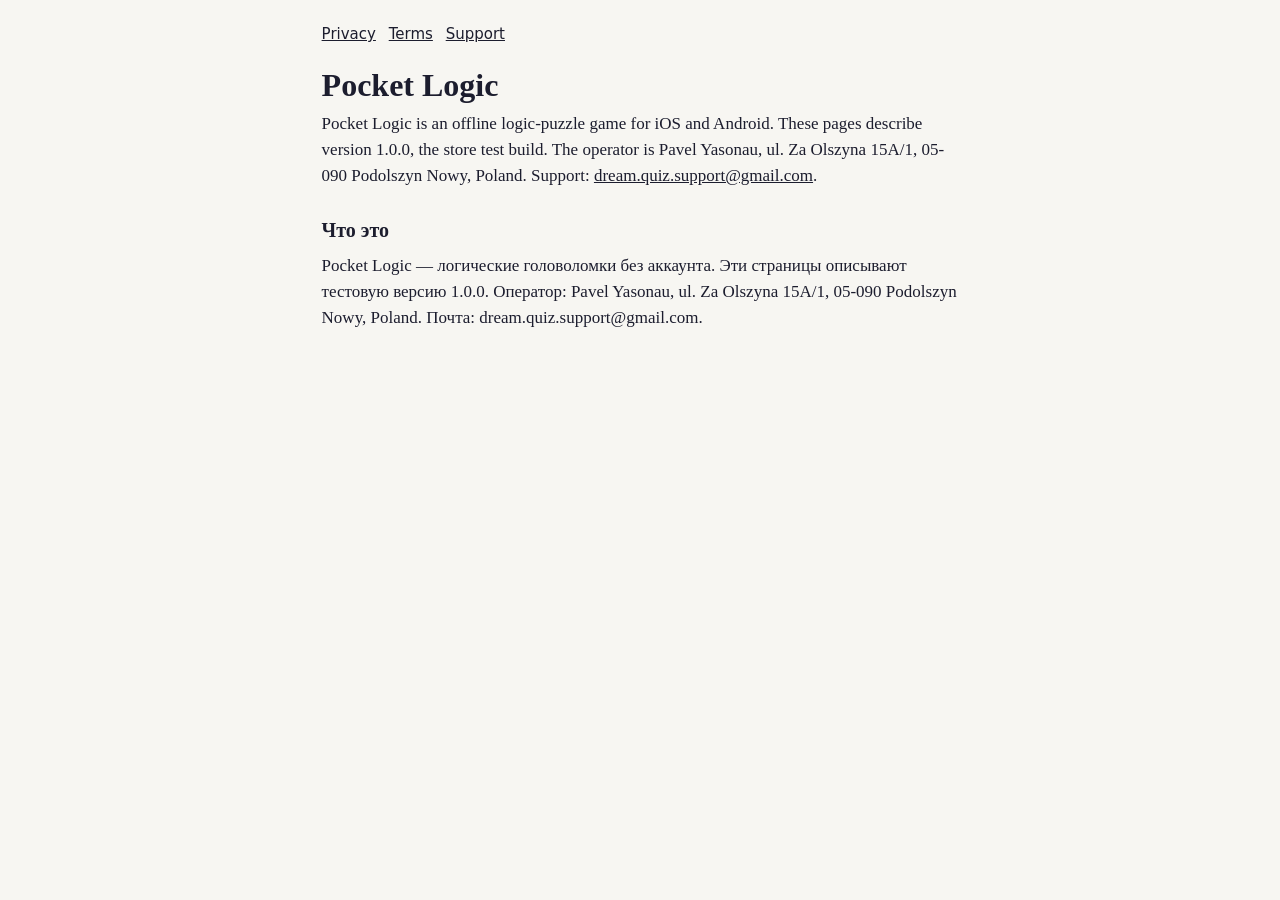
<file: index.html>
<!DOCTYPE html>
<html lang="en">
<head>
  <meta charset="utf-8">
  <meta name="viewport" content="width=device-width, initial-scale=1">
  <title>Pocket Logic</title>
  <link rel="stylesheet" href="styles.css">
</head>
<body>
<main>
  <nav>
    <a href="privacy.html">Privacy</a>
    <a href="terms.html">Terms</a>
    <a href="support.html">Support</a>
  </nav>
  <h1>Pocket Logic</h1>
  <p>Pocket Logic is an offline logic-puzzle game for iOS and Android. These pages describe version 1.0.0, the store test build. The operator is Pavel Yasonau, ul. Za Olszyna 15A/1, 05-090 Podolszyn Nowy, Poland. Support: <a href="mailto:dream.quiz.support@gmail.com">dream.quiz.support@gmail.com</a>.</p>
  <h2>Что это</h2>
  <p>Pocket Logic — логические головоломки без аккаунта. Эти страницы описывают тестовую версию 1.0.0. Оператор: Pavel Yasonau, ul. Za Olszyna 15A/1, 05-090 Podolszyn Nowy, Poland. Почта: dream.quiz.support@gmail.com.</p>
</main>
</body>
</html>
</file>
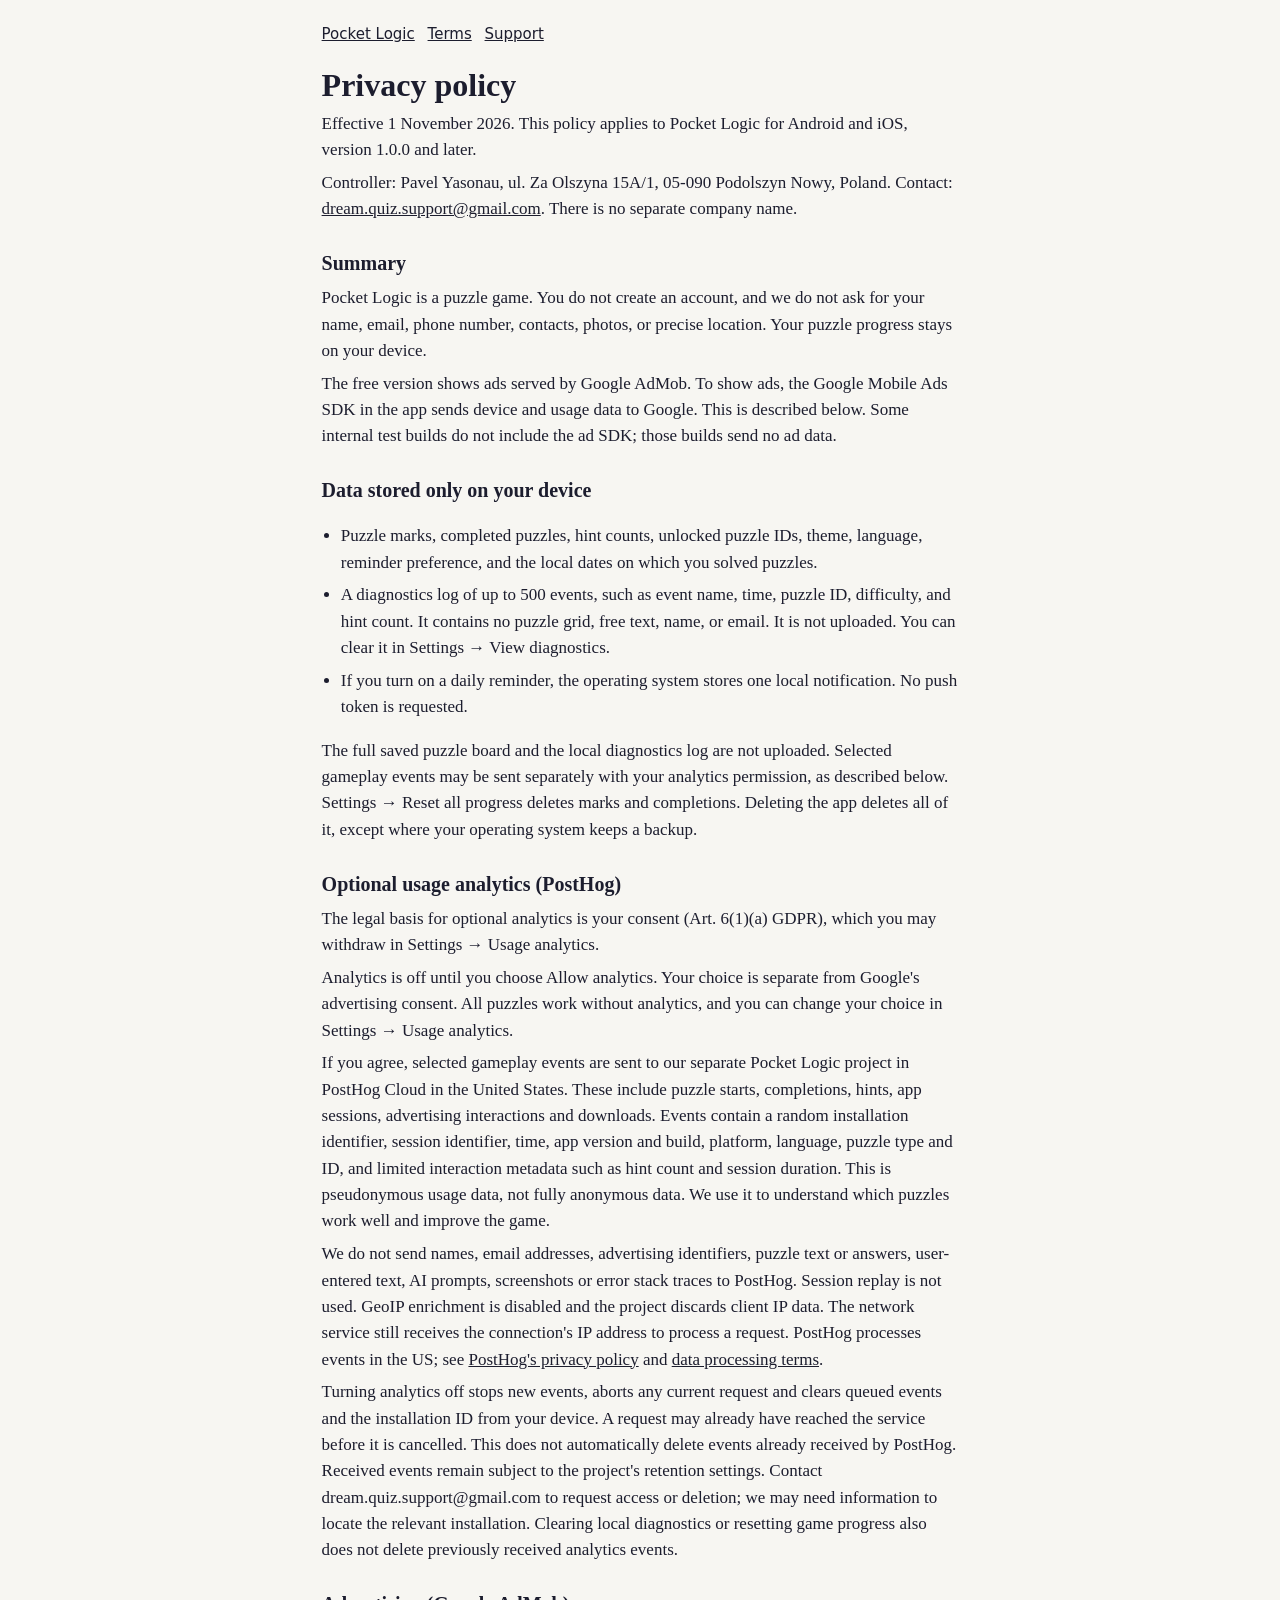
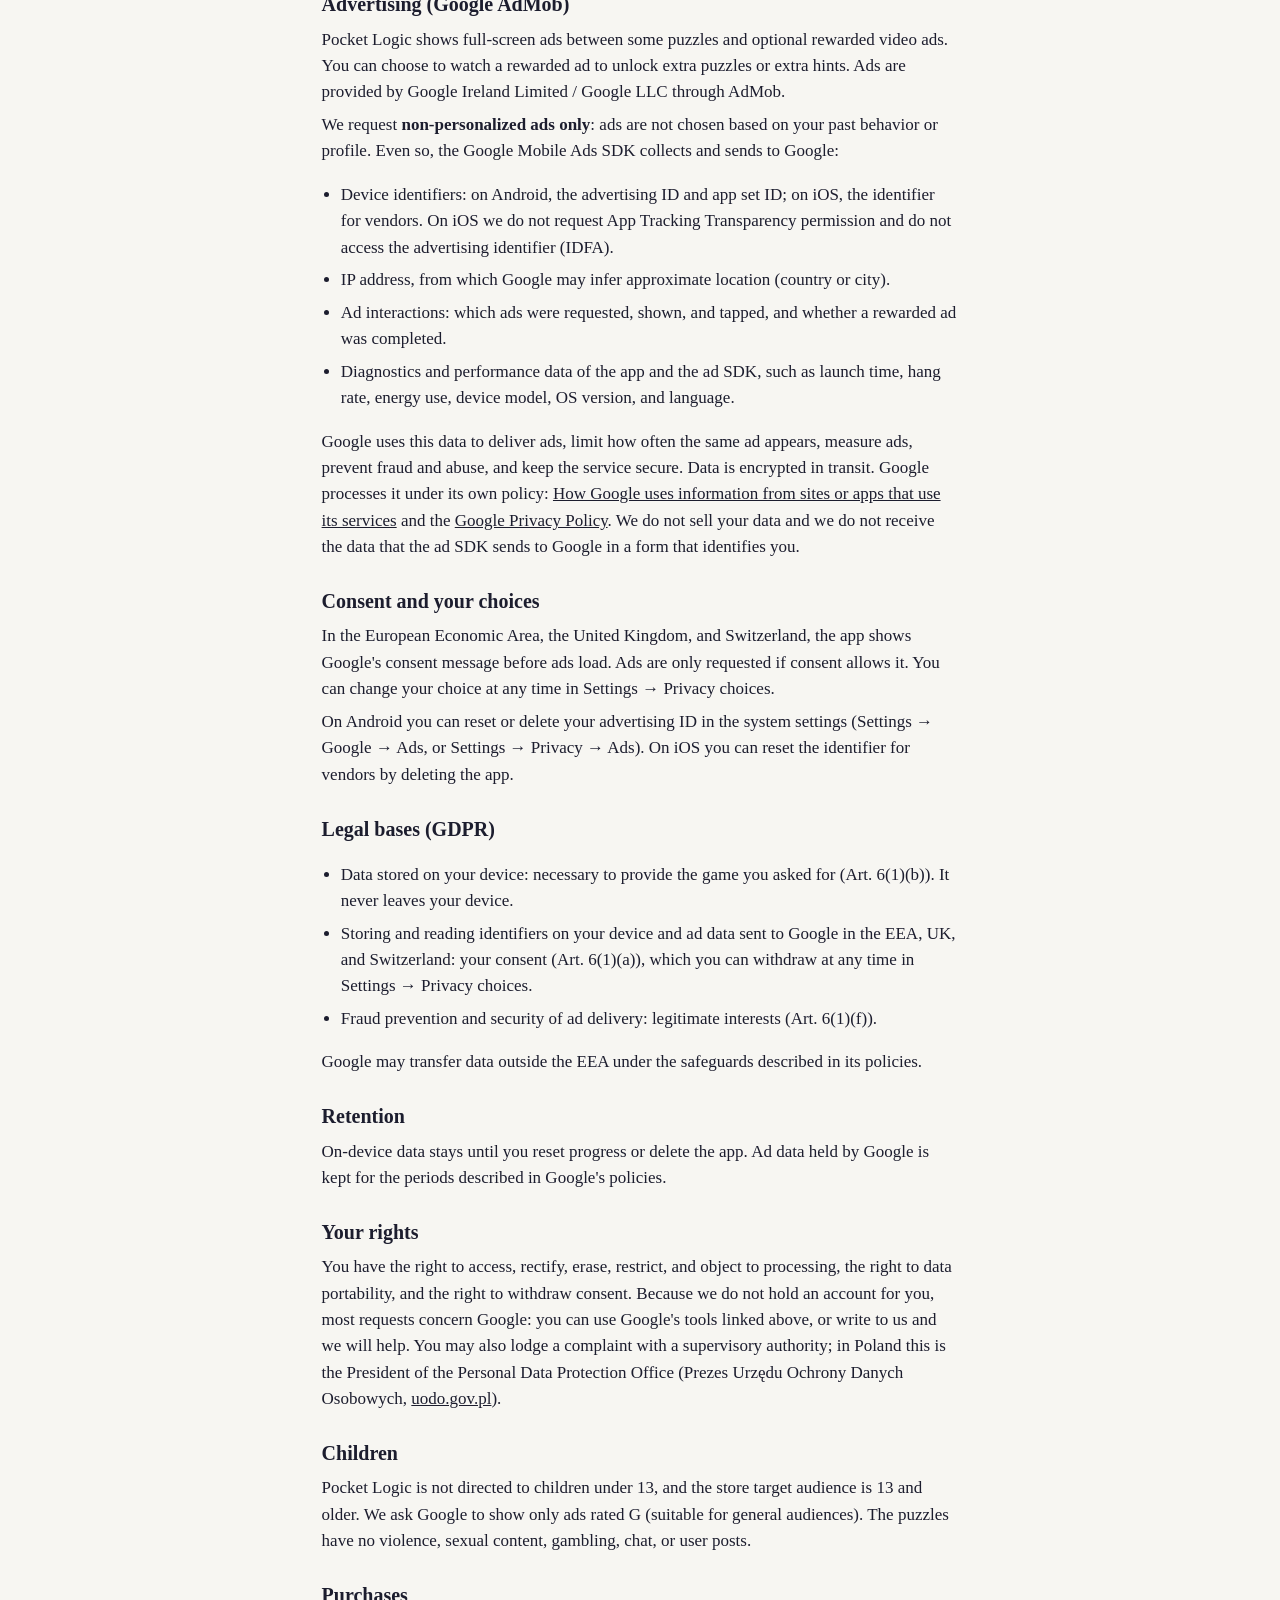
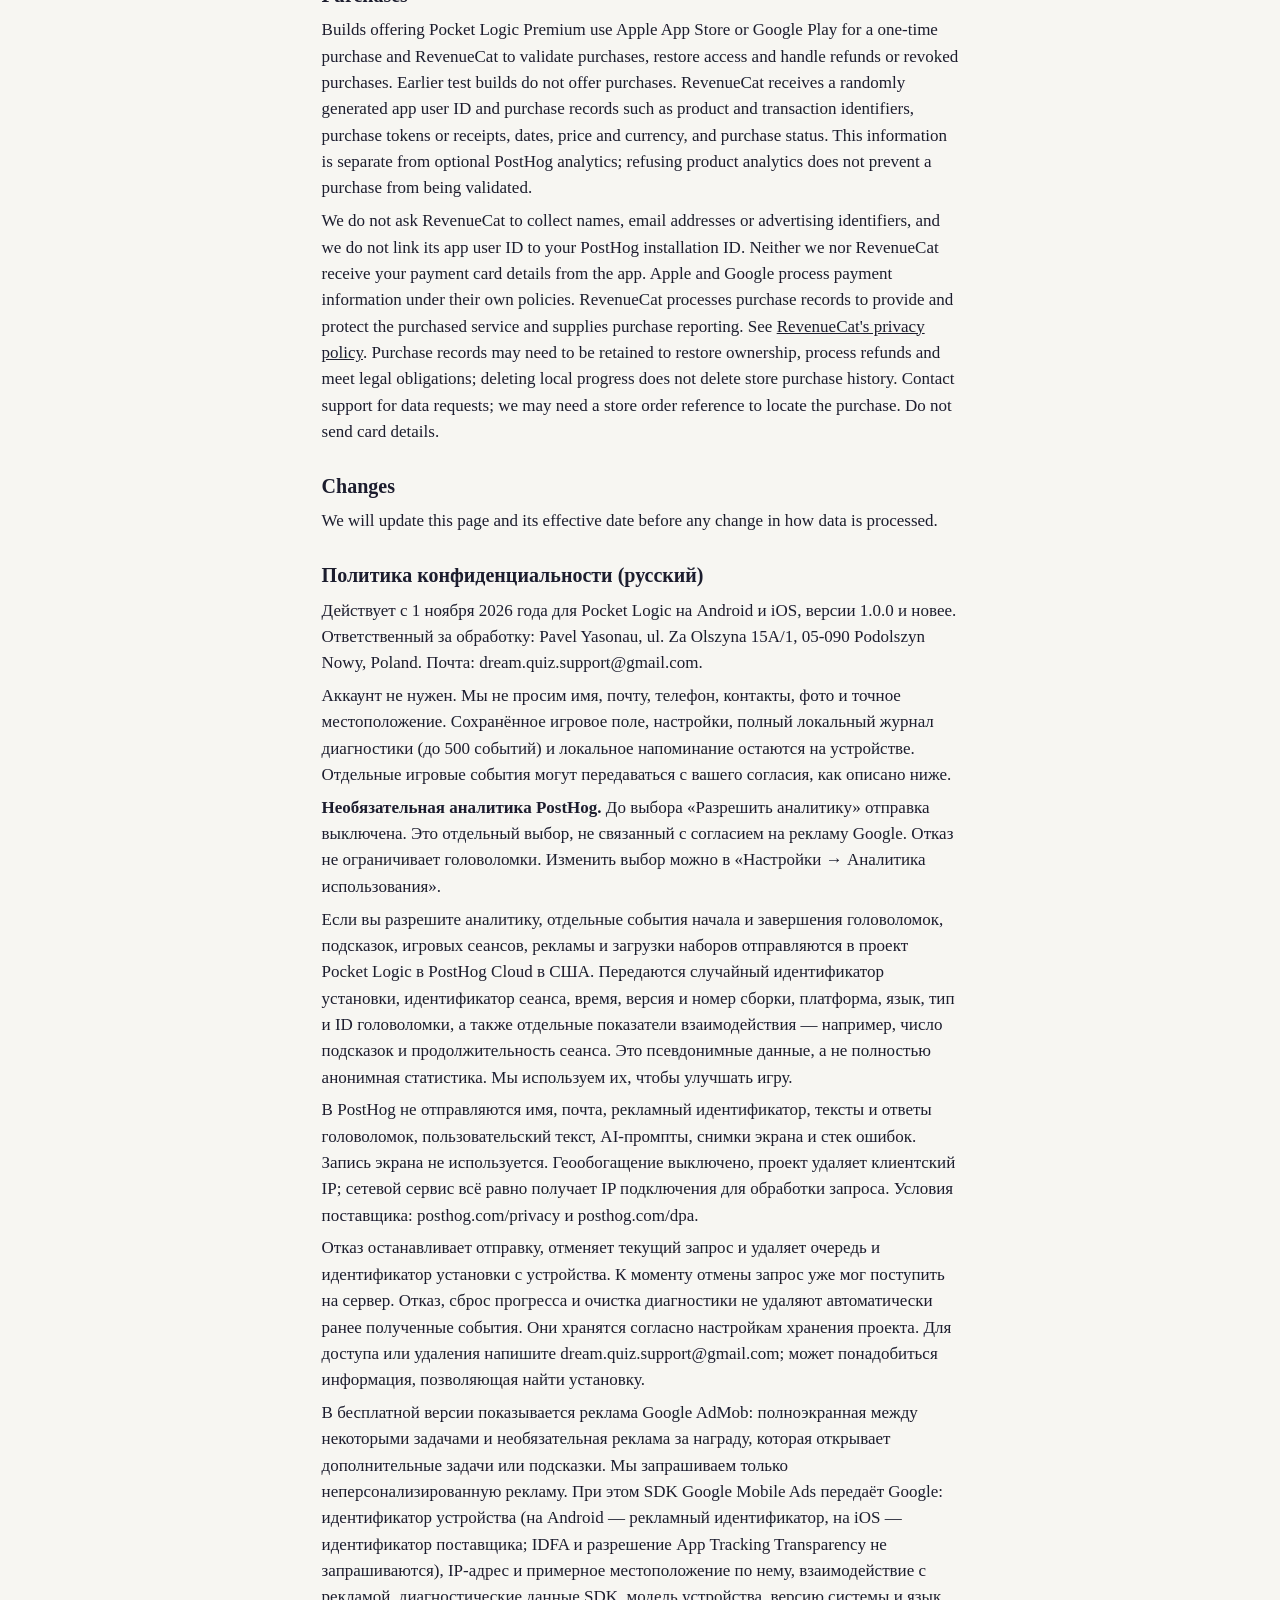
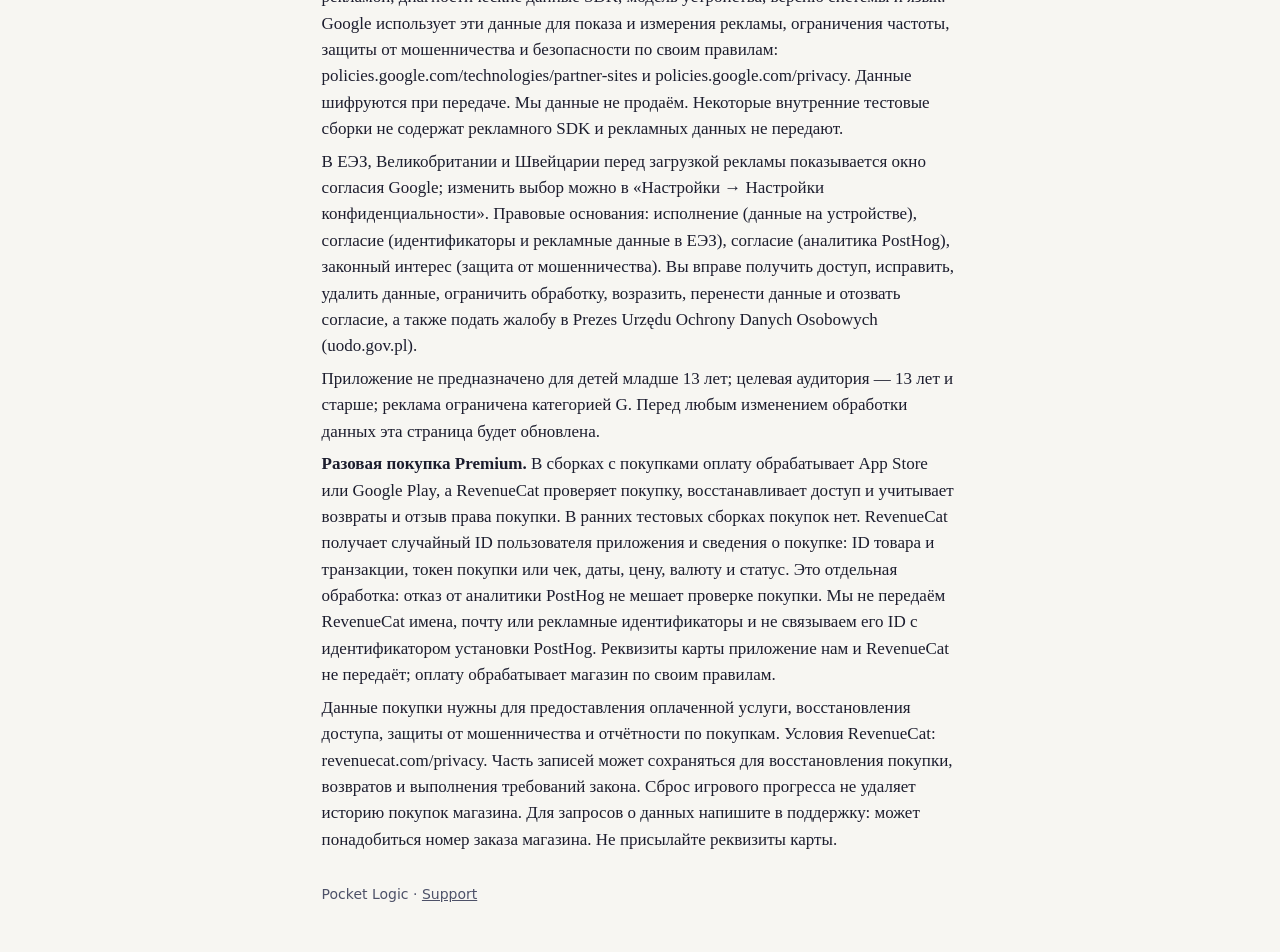
<file: privacy.html>
<!DOCTYPE html>
<html lang="en">
<head>
  <meta charset="utf-8">
  <meta name="viewport" content="width=device-width, initial-scale=1">
  <title>Pocket Logic privacy policy</title>
  <link rel="stylesheet" href="styles.css">
</head>
<body>
<main>
  <nav>
    <a href="index.html">Pocket Logic</a>
    <a href="terms.html">Terms</a>
    <a href="support.html">Support</a>
  </nav>
  <h1>Privacy policy</h1>
  <p>Effective 1 November 2026. This policy applies to Pocket Logic for Android and iOS, version 1.0.0 and later.</p>
  <p>Controller: Pavel Yasonau, ul. Za Olszyna 15A/1, 05-090 Podolszyn Nowy, Poland. Contact: <a href="mailto:dream.quiz.support@gmail.com">dream.quiz.support@gmail.com</a>. There is no separate company name.</p>

  <h2>Summary</h2>
  <p>Pocket Logic is a puzzle game. You do not create an account, and we do not ask for your name, email, phone number, contacts, photos, or precise location. Your puzzle progress stays on your device.</p>
  <p>The free version shows ads served by Google AdMob. To show ads, the Google Mobile Ads SDK in the app sends device and usage data to Google. This is described below. Some internal test builds do not include the ad SDK; those builds send no ad data.</p>

  <h2>Data stored only on your device</h2>
  <ul>
    <li>Puzzle marks, completed puzzles, hint counts, unlocked puzzle IDs, theme, language, reminder preference, and the local dates on which you solved puzzles.</li>
    <li>A diagnostics log of up to 500 events, such as event name, time, puzzle ID, difficulty, and hint count. It contains no puzzle grid, free text, name, or email. It is not uploaded. You can clear it in Settings → View diagnostics.</li>
    <li>If you turn on a daily reminder, the operating system stores one local notification. No push token is requested.</li>
  </ul>
  <p>The full saved puzzle board and the local diagnostics log are not uploaded. Selected gameplay events may be sent separately with your analytics permission, as described below. Settings → Reset all progress deletes marks and completions. Deleting the app deletes all of it, except where your operating system keeps a backup.</p>

  <h2>Optional usage analytics (PostHog)</h2>
  <p>The legal basis for optional analytics is your consent (Art. 6(1)(a) GDPR), which you may withdraw in Settings → Usage analytics.</p>
  <p>Analytics is off until you choose Allow analytics. Your choice is separate from Google's advertising consent. All puzzles work without analytics, and you can change your choice in Settings → Usage analytics.</p>
  <p>If you agree, selected gameplay events are sent to our separate Pocket Logic project in PostHog Cloud in the United States. These include puzzle starts, completions, hints, app sessions, advertising interactions and downloads. Events contain a random installation identifier, session identifier, time, app version and build, platform, language, puzzle type and ID, and limited interaction metadata such as hint count and session duration. This is pseudonymous usage data, not fully anonymous data. We use it to understand which puzzles work well and improve the game.</p>
  <p>We do not send names, email addresses, advertising identifiers, puzzle text or answers, user-entered text, AI prompts, screenshots or error stack traces to PostHog. Session replay is not used. GeoIP enrichment is disabled and the project discards client IP data. The network service still receives the connection's IP address to process a request. PostHog processes events in the US; see <a href="https://posthog.com/privacy">PostHog's privacy policy</a> and <a href="https://posthog.com/dpa">data processing terms</a>.</p>
  <p>Turning analytics off stops new events, aborts any current request and clears queued events and the installation ID from your device. A request may already have reached the service before it is cancelled. This does not automatically delete events already received by PostHog. Received events remain subject to the project's retention settings. Contact dream.quiz.support@gmail.com to request access or deletion; we may need information to locate the relevant installation. Clearing local diagnostics or resetting game progress also does not delete previously received analytics events.</p>

  <h2>Advertising (Google AdMob)</h2>
  <p>Pocket Logic shows full-screen ads between some puzzles and optional rewarded video ads. You can choose to watch a rewarded ad to unlock extra puzzles or extra hints. Ads are provided by Google Ireland Limited / Google LLC through AdMob.</p>
  <p>We request <strong>non-personalized ads only</strong>: ads are not chosen based on your past behavior or profile. Even so, the Google Mobile Ads SDK collects and sends to Google:</p>
  <ul>
    <li>Device identifiers: on Android, the advertising ID and app set ID; on iOS, the identifier for vendors. On iOS we do not request App Tracking Transparency permission and do not access the advertising identifier (IDFA).</li>
    <li>IP address, from which Google may infer approximate location (country or city).</li>
    <li>Ad interactions: which ads were requested, shown, and tapped, and whether a rewarded ad was completed.</li>
    <li>Diagnostics and performance data of the app and the ad SDK, such as launch time, hang rate, energy use, device model, OS version, and language.</li>
  </ul>
  <p>Google uses this data to deliver ads, limit how often the same ad appears, measure ads, prevent fraud and abuse, and keep the service secure. Data is encrypted in transit. Google processes it under its own policy: <a href="https://policies.google.com/technologies/partner-sites">How Google uses information from sites or apps that use its services</a> and the <a href="https://policies.google.com/privacy">Google Privacy Policy</a>. We do not sell your data and we do not receive the data that the ad SDK sends to Google in a form that identifies you.</p>

  <h2>Consent and your choices</h2>
  <p>In the European Economic Area, the United Kingdom, and Switzerland, the app shows Google's consent message before ads load. Ads are only requested if consent allows it. You can change your choice at any time in Settings → Privacy choices.</p>
  <p>On Android you can reset or delete your advertising ID in the system settings (Settings → Google → Ads, or Settings → Privacy → Ads). On iOS you can reset the identifier for vendors by deleting the app.</p>

  <h2>Legal bases (GDPR)</h2>
  <ul>
    <li>Data stored on your device: necessary to provide the game you asked for (Art. 6(1)(b)). It never leaves your device.</li>
    <li>Storing and reading identifiers on your device and ad data sent to Google in the EEA, UK, and Switzerland: your consent (Art. 6(1)(a)), which you can withdraw at any time in Settings → Privacy choices.</li>
    <li>Fraud prevention and security of ad delivery: legitimate interests (Art. 6(1)(f)).</li>
  </ul>
  <p>Google may transfer data outside the EEA under the safeguards described in its policies.</p>

  <h2>Retention</h2>
  <p>On-device data stays until you reset progress or delete the app. Ad data held by Google is kept for the periods described in Google's policies.</p>

  <h2>Your rights</h2>
  <p>You have the right to access, rectify, erase, restrict, and object to processing, the right to data portability, and the right to withdraw consent. Because we do not hold an account for you, most requests concern Google: you can use Google's tools linked above, or write to us and we will help. You may also lodge a complaint with a supervisory authority; in Poland this is the President of the Personal Data Protection Office (Prezes Urzędu Ochrony Danych Osobowych, <a href="https://uodo.gov.pl">uodo.gov.pl</a>).</p>

  <h2>Children</h2>
  <p>Pocket Logic is not directed to children under 13, and the store target audience is 13 and older. We ask Google to show only ads rated G (suitable for general audiences). The puzzles have no violence, sexual content, gambling, chat, or user posts.</p>

  <h2>Purchases</h2>
  <p>Builds offering Pocket Logic Premium use Apple App Store or Google Play for a one-time purchase and RevenueCat to validate purchases, restore access and handle refunds or revoked purchases. Earlier test builds do not offer purchases. RevenueCat receives a randomly generated app user ID and purchase records such as product and transaction identifiers, purchase tokens or receipts, dates, price and currency, and purchase status. This information is separate from optional PostHog analytics; refusing product analytics does not prevent a purchase from being validated.</p>
  <p>We do not ask RevenueCat to collect names, email addresses or advertising identifiers, and we do not link its app user ID to your PostHog installation ID. Neither we nor RevenueCat receive your payment card details from the app. Apple and Google process payment information under their own policies. RevenueCat processes purchase records to provide and protect the purchased service and supplies purchase reporting. See <a href="https://www.revenuecat.com/privacy">RevenueCat's privacy policy</a>. Purchase records may need to be retained to restore ownership, process refunds and meet legal obligations; deleting local progress does not delete store purchase history. Contact support for data requests; we may need a store order reference to locate the purchase. Do not send card details.</p>

  <h2>Changes</h2>
  <p>We will update this page and its effective date before any change in how data is processed.</p>

  <h2>Политика конфиденциальности (русский)</h2>
  <p>Действует с 1 ноября 2026 года для Pocket Logic на Android и iOS, версии 1.0.0 и новее. Ответственный за обработку: Pavel Yasonau, ul. Za Olszyna 15A/1, 05-090 Podolszyn Nowy, Poland. Почта: dream.quiz.support@gmail.com.</p>
  <p>Аккаунт не нужен. Мы не просим имя, почту, телефон, контакты, фото и точное местоположение. Сохранённое игровое поле, настройки, полный локальный журнал диагностики (до 500 событий) и локальное напоминание остаются на устройстве. Отдельные игровые события могут передаваться с вашего согласия, как описано ниже.</p>
  <p><strong>Необязательная аналитика PostHog.</strong> До выбора «Разрешить аналитику» отправка выключена. Это отдельный выбор, не связанный с согласием на рекламу Google. Отказ не ограничивает головоломки. Изменить выбор можно в «Настройки → Аналитика использования».</p>
  <p>Если вы разрешите аналитику, отдельные события начала и завершения головоломок, подсказок, игровых сеансов, рекламы и загрузки наборов отправляются в проект Pocket Logic в PostHog Cloud в США. Передаются случайный идентификатор установки, идентификатор сеанса, время, версия и номер сборки, платформа, язык, тип и ID головоломки, а также отдельные показатели взаимодействия — например, число подсказок и продолжительность сеанса. Это псевдонимные данные, а не полностью анонимная статистика. Мы используем их, чтобы улучшать игру.</p>
  <p>В PostHog не отправляются имя, почта, рекламный идентификатор, тексты и ответы головоломок, пользовательский текст, AI-промпты, снимки экрана и стек ошибок. Запись экрана не используется. Геообогащение выключено, проект удаляет клиентский IP; сетевой сервис всё равно получает IP подключения для обработки запроса. Условия поставщика: posthog.com/privacy и posthog.com/dpa.</p>
  <p>Отказ останавливает отправку, отменяет текущий запрос и удаляет очередь и идентификатор установки с устройства. К моменту отмены запрос уже мог поступить на сервер. Отказ, сброс прогресса и очистка диагностики не удаляют автоматически ранее полученные события. Они хранятся согласно настройкам хранения проекта. Для доступа или удаления напишите dream.quiz.support@gmail.com; может понадобиться информация, позволяющая найти установку.</p>
  <p>В бесплатной версии показывается реклама Google AdMob: полноэкранная между некоторыми задачами и необязательная реклама за награду, которая открывает дополнительные задачи или подсказки. Мы запрашиваем только неперсонализированную рекламу. При этом SDK Google Mobile Ads передаёт Google: идентификатор устройства (на Android — рекламный идентификатор, на iOS — идентификатор поставщика; IDFA и разрешение App Tracking Transparency не запрашиваются), IP-адрес и примерное местоположение по нему, взаимодействие с рекламой, диагностические данные SDK, модель устройства, версию системы и язык. Google использует эти данные для показа и измерения рекламы, ограничения частоты, защиты от мошенничества и безопасности по своим правилам: policies.google.com/technologies/partner-sites и policies.google.com/privacy. Данные шифруются при передаче. Мы данные не продаём. Некоторые внутренние тестовые сборки не содержат рекламного SDK и рекламных данных не передают.</p>
  <p>В ЕЭЗ, Великобритании и Швейцарии перед загрузкой рекламы показывается окно согласия Google; изменить выбор можно в «Настройки → Настройки конфиденциальности». Правовые основания: исполнение (данные на устройстве), согласие (идентификаторы и рекламные данные в ЕЭЗ), согласие (аналитика PostHog), законный интерес (защита от мошенничества). Вы вправе получить доступ, исправить, удалить данные, ограничить обработку, возразить, перенести данные и отозвать согласие, а также подать жалобу в Prezes Urzędu Ochrony Danych Osobowych (uodo.gov.pl).</p>
  <p>Приложение не предназначено для детей младше 13 лет; целевая аудитория — 13 лет и старше; реклама ограничена категорией G. Перед любым изменением обработки данных эта страница будет обновлена.</p>
  <p><strong>Разовая покупка Premium.</strong> В сборках с покупками оплату обрабатывает App Store или Google Play, а RevenueCat проверяет покупку, восстанавливает доступ и учитывает возвраты и отзыв права покупки. В ранних тестовых сборках покупок нет. RevenueCat получает случайный ID пользователя приложения и сведения о покупке: ID товара и транзакции, токен покупки или чек, даты, цену, валюту и статус. Это отдельная обработка: отказ от аналитики PostHog не мешает проверке покупки. Мы не передаём RevenueCat имена, почту или рекламные идентификаторы и не связываем его ID с идентификатором установки PostHog. Реквизиты карты приложение нам и RevenueCat не передаёт; оплату обрабатывает магазин по своим правилам.</p>
  <p>Данные покупки нужны для предоставления оплаченной услуги, восстановления доступа, защиты от мошенничества и отчётности по покупкам. Условия RevenueCat: revenuecat.com/privacy. Часть записей может сохраняться для восстановления покупки, возвратов и выполнения требований закона. Сброс игрового прогресса не удаляет историю покупок магазина. Для запросов о данных напишите в поддержку: может понадобиться номер заказа магазина. Не присылайте реквизиты карты.</p>
  <footer>Pocket Logic · <a href="support.html">Support</a></footer>
</main>
</body>
</html>
</file>
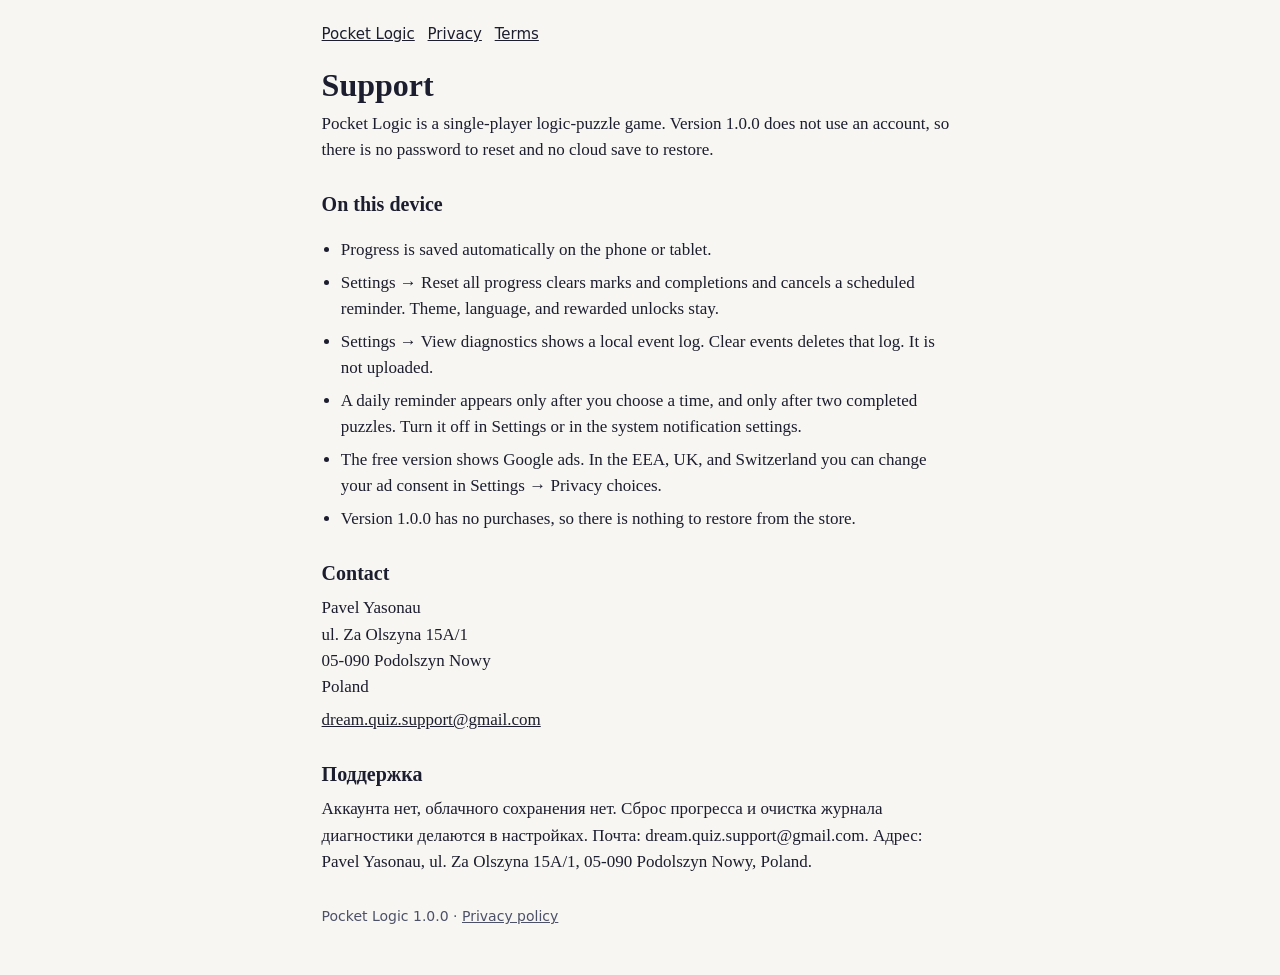
<file: support.html>
<!DOCTYPE html>
<html lang="en">
<head>
  <meta charset="utf-8">
  <meta name="viewport" content="width=device-width, initial-scale=1">
  <title>Pocket Logic support</title>
  <link rel="stylesheet" href="styles.css">
</head>
<body>
<main>
  <nav>
    <a href="index.html">Pocket Logic</a>
    <a href="privacy.html">Privacy</a>
    <a href="terms.html">Terms</a>
  </nav>
  <h1>Support</h1>
  <p>Pocket Logic is a single-player logic-puzzle game. Version 1.0.0 does not use an account, so there is no password to reset and no cloud save to restore.</p>
  <h2>On this device</h2>
  <ul>
    <li>Progress is saved automatically on the phone or tablet.</li>
    <li>Settings → Reset all progress clears marks and completions and cancels a scheduled reminder. Theme, language, and rewarded unlocks stay.</li>
    <li>Settings → View diagnostics shows a local event log. Clear events deletes that log. It is not uploaded.</li>
    <li>A daily reminder appears only after you choose a time, and only after two completed puzzles. Turn it off in Settings or in the system notification settings.</li>
    <li>The free version shows Google ads. In the EEA, UK, and Switzerland you can change your ad consent in Settings → Privacy choices.</li>
    <li>Version 1.0.0 has no purchases, so there is nothing to restore from the store.</li>
  </ul>
  <h2>Contact</h2>
  <p>Pavel Yasonau<br>ul. Za Olszyna 15A/1<br>05-090 Podolszyn Nowy<br>Poland</p>
  <p><a href="mailto:dream.quiz.support@gmail.com">dream.quiz.support@gmail.com</a></p>
  <h2>Поддержка</h2>
  <p>Аккаунта нет, облачного сохранения нет. Сброс прогресса и очистка журнала диагностики делаются в настройках. Почта: dream.quiz.support@gmail.com. Адрес: Pavel Yasonau, ul. Za Olszyna 15A/1, 05-090 Podolszyn Nowy, Poland.</p>
  <footer>Pocket Logic 1.0.0 · <a href="privacy.html">Privacy policy</a></footer>
</main>
</body>
</html>
</file>
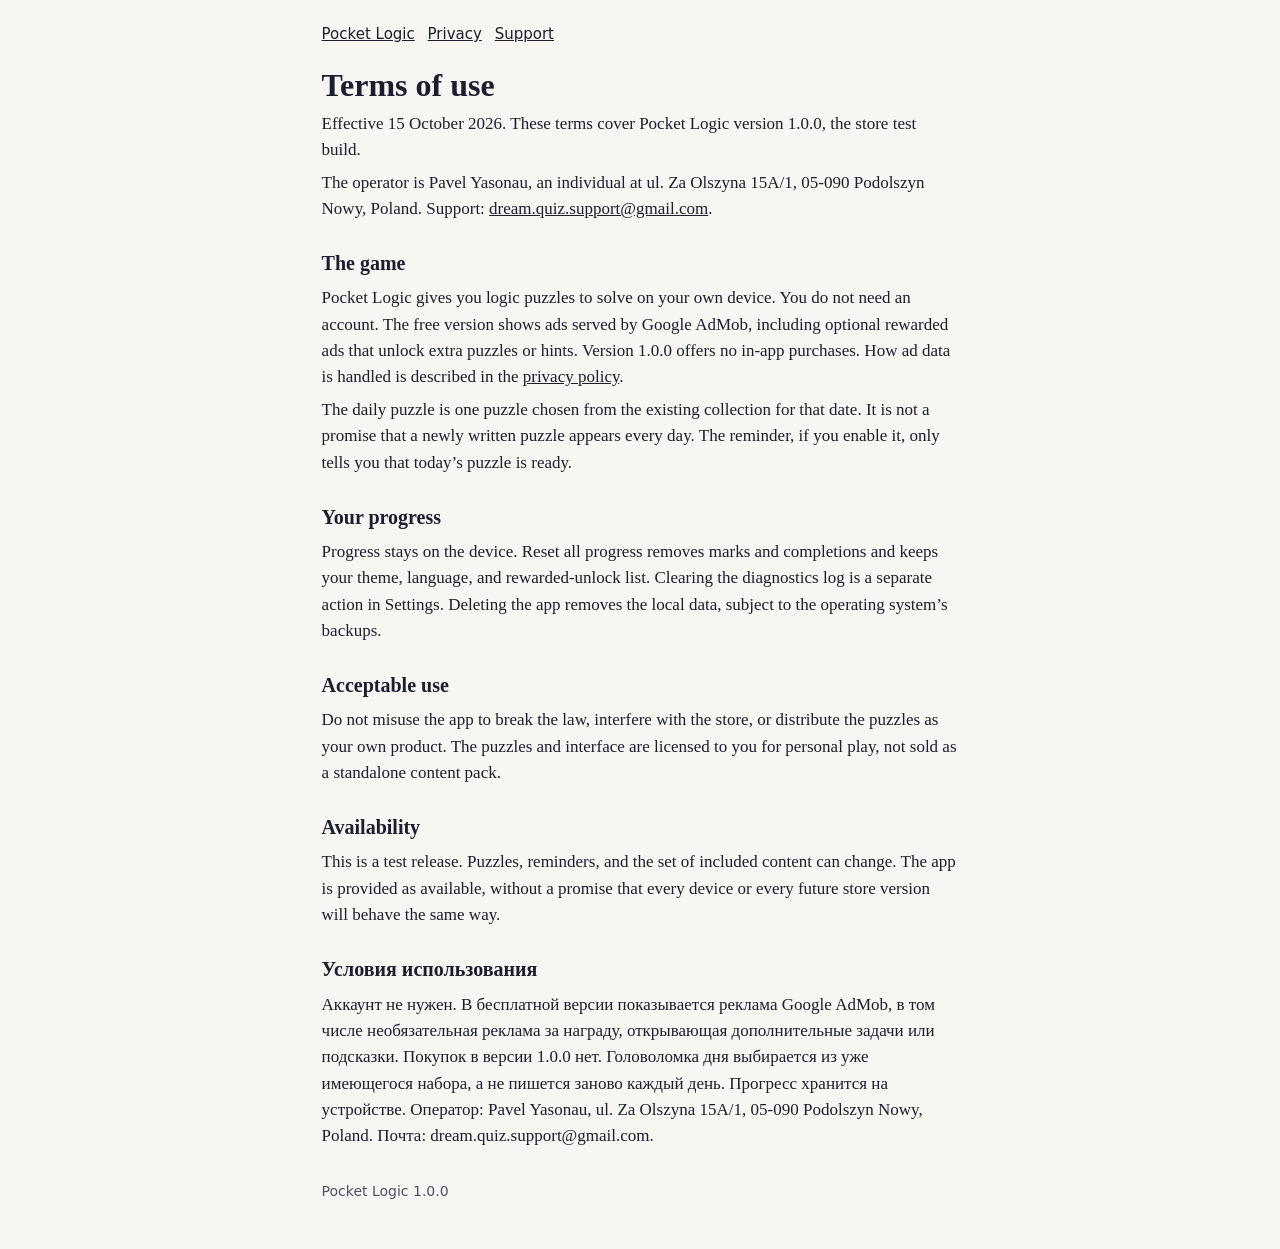
<file: terms.html>
<!DOCTYPE html>
<html lang="en">
<head>
  <meta charset="utf-8">
  <meta name="viewport" content="width=device-width, initial-scale=1">
  <title>Pocket Logic terms of use</title>
  <link rel="stylesheet" href="styles.css">
</head>
<body>
<main>
  <nav>
    <a href="index.html">Pocket Logic</a>
    <a href="privacy.html">Privacy</a>
    <a href="support.html">Support</a>
  </nav>
  <h1>Terms of use</h1>
  <p>Effective 15 October 2026. These terms cover Pocket Logic version 1.0.0, the store test build.</p>
  <p>The operator is Pavel Yasonau, an individual at ul. Za Olszyna 15A/1, 05-090 Podolszyn Nowy, Poland. Support: <a href="mailto:dream.quiz.support@gmail.com">dream.quiz.support@gmail.com</a>.</p>
  <h2>The game</h2>
  <p>Pocket Logic gives you logic puzzles to solve on your own device. You do not need an account. The free version shows ads served by Google AdMob, including optional rewarded ads that unlock extra puzzles or hints. Version 1.0.0 offers no in-app purchases. How ad data is handled is described in the <a href="privacy.html">privacy policy</a>.</p>
  <p>The daily puzzle is one puzzle chosen from the existing collection for that date. It is not a promise that a newly written puzzle appears every day. The reminder, if you enable it, only tells you that today’s puzzle is ready.</p>
  <h2>Your progress</h2>
  <p>Progress stays on the device. Reset all progress removes marks and completions and keeps your theme, language, and rewarded-unlock list. Clearing the diagnostics log is a separate action in Settings. Deleting the app removes the local data, subject to the operating system’s backups.</p>
  <h2>Acceptable use</h2>
  <p>Do not misuse the app to break the law, interfere with the store, or distribute the puzzles as your own product. The puzzles and interface are licensed to you for personal play, not sold as a standalone content pack.</p>
  <h2>Availability</h2>
  <p>This is a test release. Puzzles, reminders, and the set of included content can change. The app is provided as available, without a promise that every device or every future store version will behave the same way.</p>
  <h2>Условия использования</h2>
  <p>Аккаунт не нужен. В бесплатной версии показывается реклама Google AdMob, в том числе необязательная реклама за награду, открывающая дополнительные задачи или подсказки. Покупок в версии 1.0.0 нет. Головоломка дня выбирается из уже имеющегося набора, а не пишется заново каждый день. Прогресс хранится на устройстве. Оператор: Pavel Yasonau, ul. Za Olszyna 15A/1, 05-090 Podolszyn Nowy, Poland. Почта: dream.quiz.support@gmail.com.</p>
  <footer>Pocket Logic 1.0.0</footer>
</main>
</body>
</html>
</file>
<file: styles.css>
:root { color-scheme: light dark; --ink: #1c1d2e; --muted: #4d5168; --line: #d9dbe6; --bg: #f7f6f2; --card: #fff; }
@media (prefers-color-scheme: dark) {
  :root { --ink: #f4f1ea; --muted: #c5c7d4; --line: #3a3d52; --bg: #161722; --card: #222433; }
}
* { box-sizing: border-box; }
body { margin: 0; font: 17px/1.55 Georgia, "Iowan Old Style", serif; background: var(--bg); color: var(--ink); }
main { max-width: 42rem; margin: 0 auto; padding: 1.5rem 1.1rem 3rem; }
nav { display: flex; flex-wrap: wrap; gap: .8rem; font: 15px/1.4 system-ui, sans-serif; margin-bottom: 1.4rem; }
a { color: inherit; }
h1 { font-size: 2rem; line-height: 1.15; margin: 0 0 .4rem; }
h2 { font-size: 1.25rem; margin: 1.6rem 0 .4rem; }
p, li { margin: .4rem 0; }
.note { font: 15px/1.45 system-ui, sans-serif; background: var(--card); border: 1px solid var(--line); border-radius: 12px; padding: .8rem 1rem; }
ul { padding-left: 1.2rem; }
footer { margin-top: 2rem; color: var(--muted); font: 14px/1.4 system-ui, sans-serif; }
</file>
